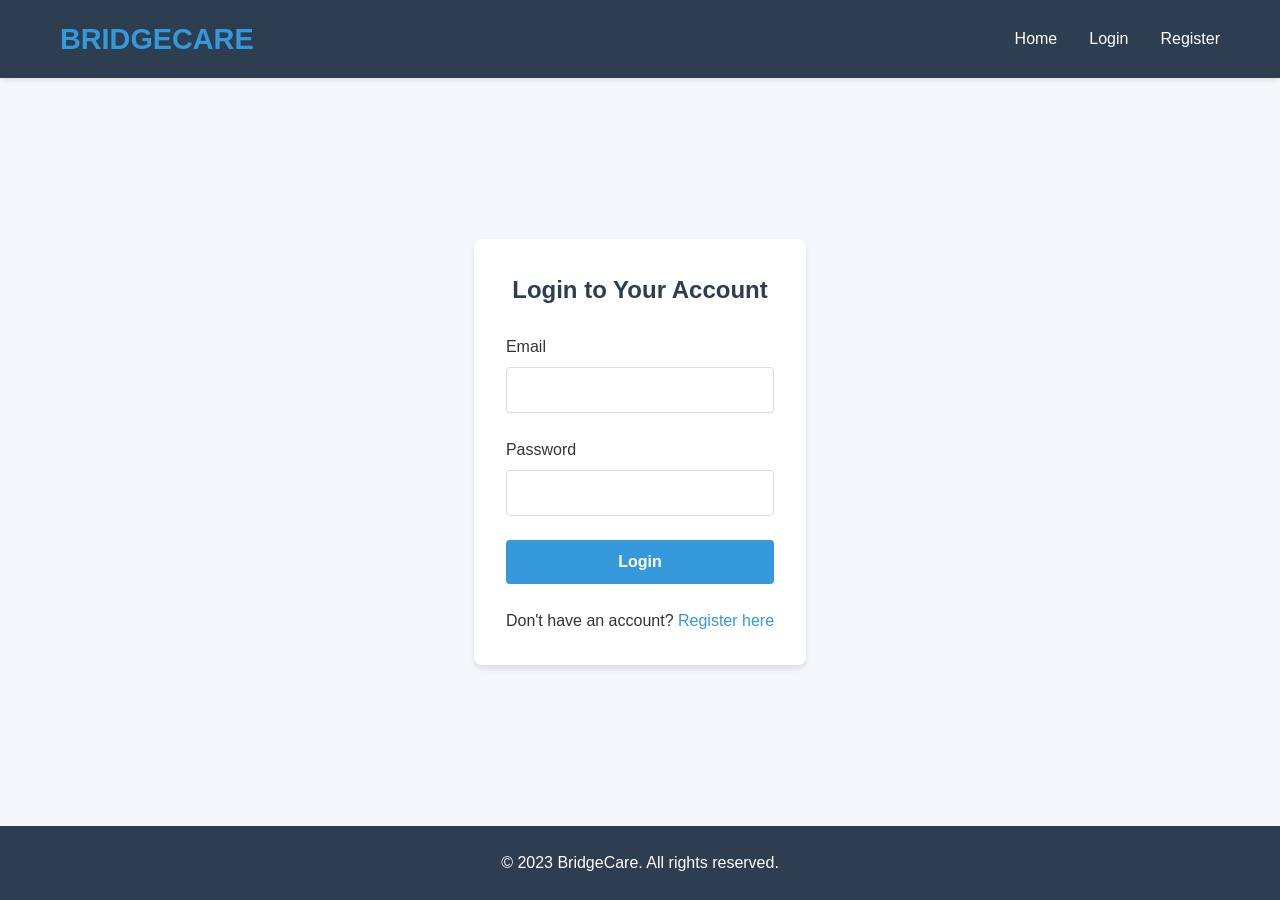
<file: templates/login.html>
<!-- templates/login.html -->
<!DOCTYPE html>
<html lang="en">
<head>
    <meta charset="UTF-8">
    <meta name="viewport" content="width=device-width, initial-scale=1.0">
    <title>Login - BridgeCare</title>
    <style>
        * {
            margin: 0;
            padding: 0;
            box-sizing: border-box;
            font-family: 'Segoe UI', Tahoma, Geneva, Verdana, sans-serif;
        }
        
        body {
            background-color: #f5f7fa;
            color: #333;
            line-height: 1.6;
            display: flex;
            flex-direction: column;
            min-height: 100vh;
        }
        
        header {
            background-color: #2c3e50;
            color: white;
            padding: 1rem 0;
            box-shadow: 0 2px 5px rgba(0,0,0,0.1);
        }
        
        .container {
            max-width: 1200px;
            margin: 0 auto;
            padding: 0 20px;
        }
        
        nav {
            display: flex;
            justify-content: space-between;
            align-items: center;
        }
        
        .logo {
            font-size: 1.8rem;
            font-weight: bold;
            color: #3498db;
        }
        
        .nav-links {
            display: flex;
            list-style: none;
        }
        
        .nav-links li {
            margin-left: 2rem;
        }
        
        .nav-links a {
            color: white;
            text-decoration: none;
            transition: color 0.3s;
        }
        
        .nav-links a:hover {
            color: #3498db;
        }
        
        .login-container {
            flex: 1;
            display: flex;
            justify-content: center;
            align-items: center;
            padding: 2rem 0;
        }
        
        .login-form {
            background-color: white;
            padding: 2rem;
            border-radius: 8px;
            box-shadow: 0 4px 6px rgba(0,0,0,0.1);
            width: 100%;
            max-width: 400px;
        }
        
        .form-title {
            text-align: center;
            margin-bottom: 1.5rem;
            color: #2c3e50;
        }
        
        .form-group {
            margin-bottom: 1.5rem;
        }
        
        label {
            display: block;
            margin-bottom: 0.5rem;
            font-weight: 500;
        }
        
        input {
            width: 100%;
            padding: 0.8rem;
            border: 1px solid #ddd;
            border-radius: 4px;
            font-size: 1rem;
        }
        
        .btn {
            display: block;
            width: 100%;
            background-color: #3498db;
            color: white;
            padding: 0.8rem;
            border: none;
            border-radius: 4px;
            font-size: 1rem;
            font-weight: bold;
            cursor: pointer;
            transition: background-color 0.3s;
        }
        
        .btn:hover {
            background-color: #2980b9;
        }
        
        .register-link {
            text-align: center;
            margin-top: 1.5rem;
        }
        
        .register-link a {
            color: #3498db;
            text-decoration: none;
        }
        
        .register-link a:hover {
            text-decoration: underline;
        }
        
        .message {
            padding: 0.8rem;
            border-radius: 4px;
            margin-bottom: 1rem;
            text-align: center;
        }
        
        .success {
            background-color: #d4edda;
            color: #155724;
            border: 1px solid #c3e6cb;
        }
        
        .error {
            background-color: #f8d7da;
            color: #721c24;
            border: 1px solid #f5c6cb;
        }
        
        footer {
            background-color: #2c3e50;
            color: white;
            text-align: center;
            padding: 1.5rem 0;
        }
    </style>
</head>
<body>
    <header>
        <div class="container">
            <nav>
                <div class="logo">BRIDGECARE</div>
                <ul class="nav-links">
                    <li><a href="/">Home</a></li>
                    <li><a href="/login">Login</a></li>
                    <li><a href="/register">Register</a></li>
                </ul>
            </nav>
        </div>
    </header>
    
    <div class="login-container">
        <div class="container">
            <div class="login-form">
                <h2 class="form-title">Login to Your Account</h2>
                <div id="message"></div>
                <form id="loginForm">
                    <div class="form-group">
                        <label for="email">Email</label>
                        <input type="email" id="email" name="email" required>
                    </div>
                    <div class="form-group">
                        <label for="password">Password</label>
                        <input type="password" id="password" name="password" required>
                    </div>
                    <button type="submit" class="btn">Login</button>
                </form>
                <div class="register-link">
                    Don't have an account? <a href="/register">Register here</a>
                </div>
            </div>
        </div>
    </div>
    
    <footer>
        <div class="container">
            <p>&copy; 2023 BridgeCare. All rights reserved.</p>
        </div>
    </footer>
    
    <script>
        document.getElementById('loginForm').addEventListener('submit', function(e) {
            e.preventDefault();
            
            const formData = new FormData(this);
            const data = Object.fromEntries(formData);
            
            // Send login request
            fetch('/login', {
                method: 'POST',
                headers: {
                    'Content-Type': 'application/json'
                },
                // ensure cookies (session) are sent/received for same-origin
                credentials: 'same-origin',
                body: JSON.stringify(data)
            })
            .then(response => response.json())
            .then(result => {
                if (result.success) {
                    showMessage(result.message, 'success');
                    // Redirect based on role - use server-side redirect endpoint
                    setTimeout(() => {
                        const role = result.user?.role || 'donor';
                        window.location.href = `/${role}`;
                    }, 500);
                } else {
                    showMessage(result.message, 'error');
                }
            })
            .catch(error => {
                console.error('Error:', error);
                showMessage('An error occurred during login', 'error');
            });
        });
        // After successful login response
localStorage.setItem("token", response.token);
localStorage.setItem("role", "hotel");

window.location.href = "/hotel-dashboard";

        function showMessage(message, type) {
            const messageDiv = document.getElementById('message');
            messageDiv.textContent = message;
            messageDiv.className = `message ${type}`;
        }
    </script>
</body>
</html>
</file>
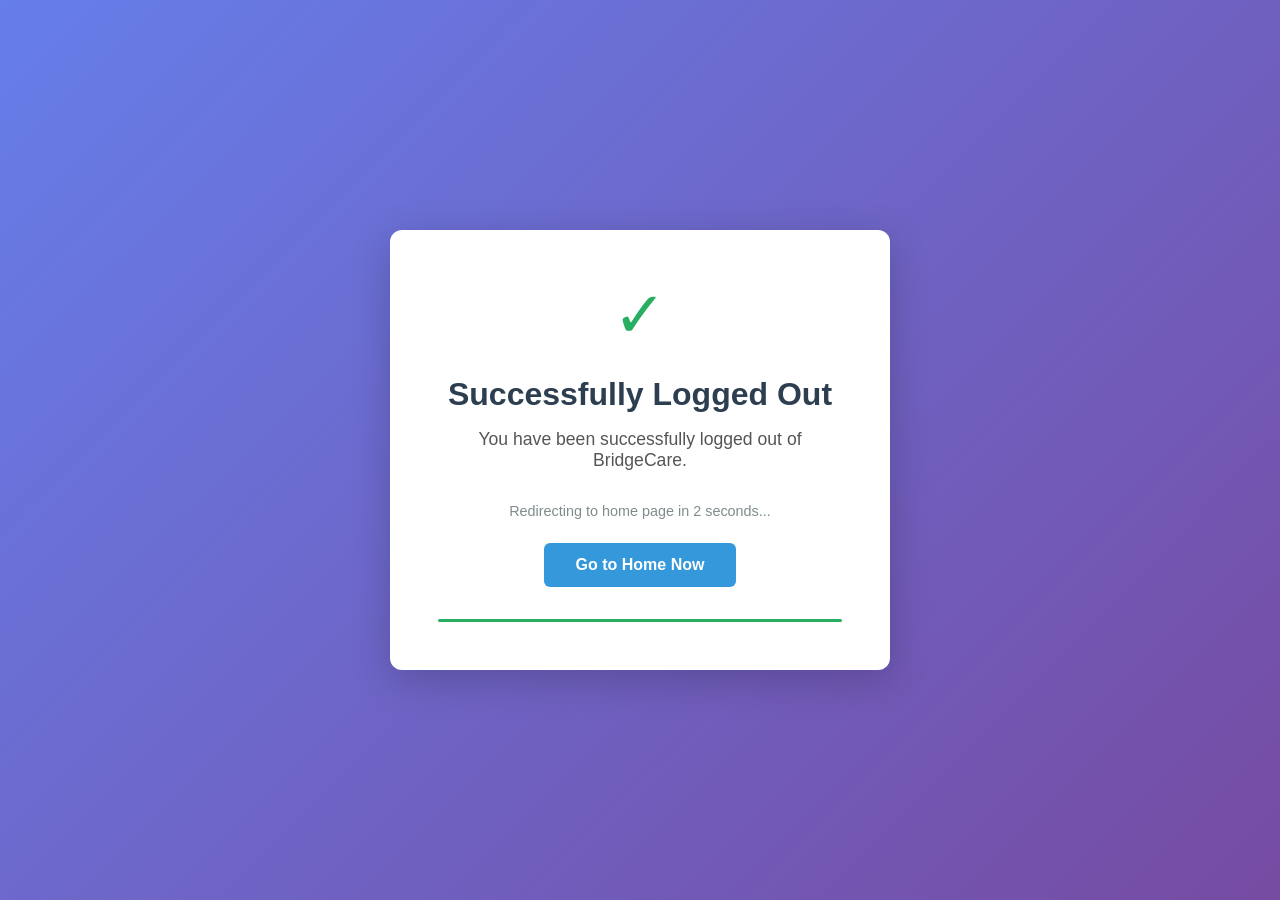
<file: templates/logout_success.html>
<!DOCTYPE html>
<html lang="en">
<head>
    <meta charset="UTF-8">
    <meta name="viewport" content="width=device-width, initial-scale=1.0">
    <title>Logged Out - BridgeCare</title>
    <style>
        * {
            margin: 0;
            padding: 0;
            box-sizing: border-box;
            font-family: 'Segoe UI', Tahoma, Geneva, Verdana, sans-serif;
        }

        body {
            background: linear-gradient(135deg, #667eea 0%, #764ba2 100%);
            min-height: 100vh;
            display: flex;
            justify-content: center;
            align-items: center;
        }

        .container {
            background-color: white;
            padding: 3rem;
            border-radius: 12px;
            box-shadow: 0 10px 40px rgba(0, 0, 0, 0.2);
            text-align: center;
            max-width: 500px;
        }

        .success-icon {
            font-size: 4rem;
            color: #27ae60;
            margin-bottom: 1.5rem;
        }

        h1 {
            color: #2c3e50;
            margin-bottom: 1rem;
            font-size: 2rem;
        }

        p {
            color: #555;
            margin-bottom: 2rem;
            font-size: 1.1rem;
        }

        .redirect-message {
            color: #7f8c8d;
            font-size: 0.9rem;
            margin-bottom: 1.5rem;
        }

        .btn {
            display: inline-block;
            background-color: #3498db;
            color: white;
            padding: 0.8rem 2rem;
            border: none;
            border-radius: 6px;
            font-size: 1rem;
            font-weight: bold;
            cursor: pointer;
            text-decoration: none;
            transition: background-color 0.3s;
        }

        .btn:hover {
            background-color: #2980b9;
        }

        .loading-bar {
            height: 3px;
            background-color: #3498db;
            border-radius: 3px;
            overflow: hidden;
            margin-top: 2rem;
        }

        .loading-progress {
            height: 100%;
            background-color: #27ae60;
            animation: progress 3s ease-in-out forwards;
        }

        @keyframes progress {
            from {
                width: 0;
            }
            to {
                width: 100%;
            }
        }
    </style>
</head>
<body>
    <div class="container">
        <div class="success-icon">✓</div>
        <h1>Successfully Logged Out</h1>
        <p>You have been successfully logged out of BridgeCare.</p>
        <p class="redirect-message">Redirecting to home page in <span id="countdown">3</span> seconds...</p>
        <a href="/" class="btn">Go to Home Now</a>
        <div class="loading-bar">
            <div class="loading-progress"></div>
        </div>
    </div>

    <script>
        let count = 3;
        const countdownEl = document.getElementById('countdown');

        // Update countdown
        const interval = setInterval(() => {
            count--;
            countdownEl.textContent = count;
            if (count <= 0) {
                clearInterval(interval);
                window.location.href = '/';
            }
        }, 1000);
    </script>
</body>
</html>
</file>
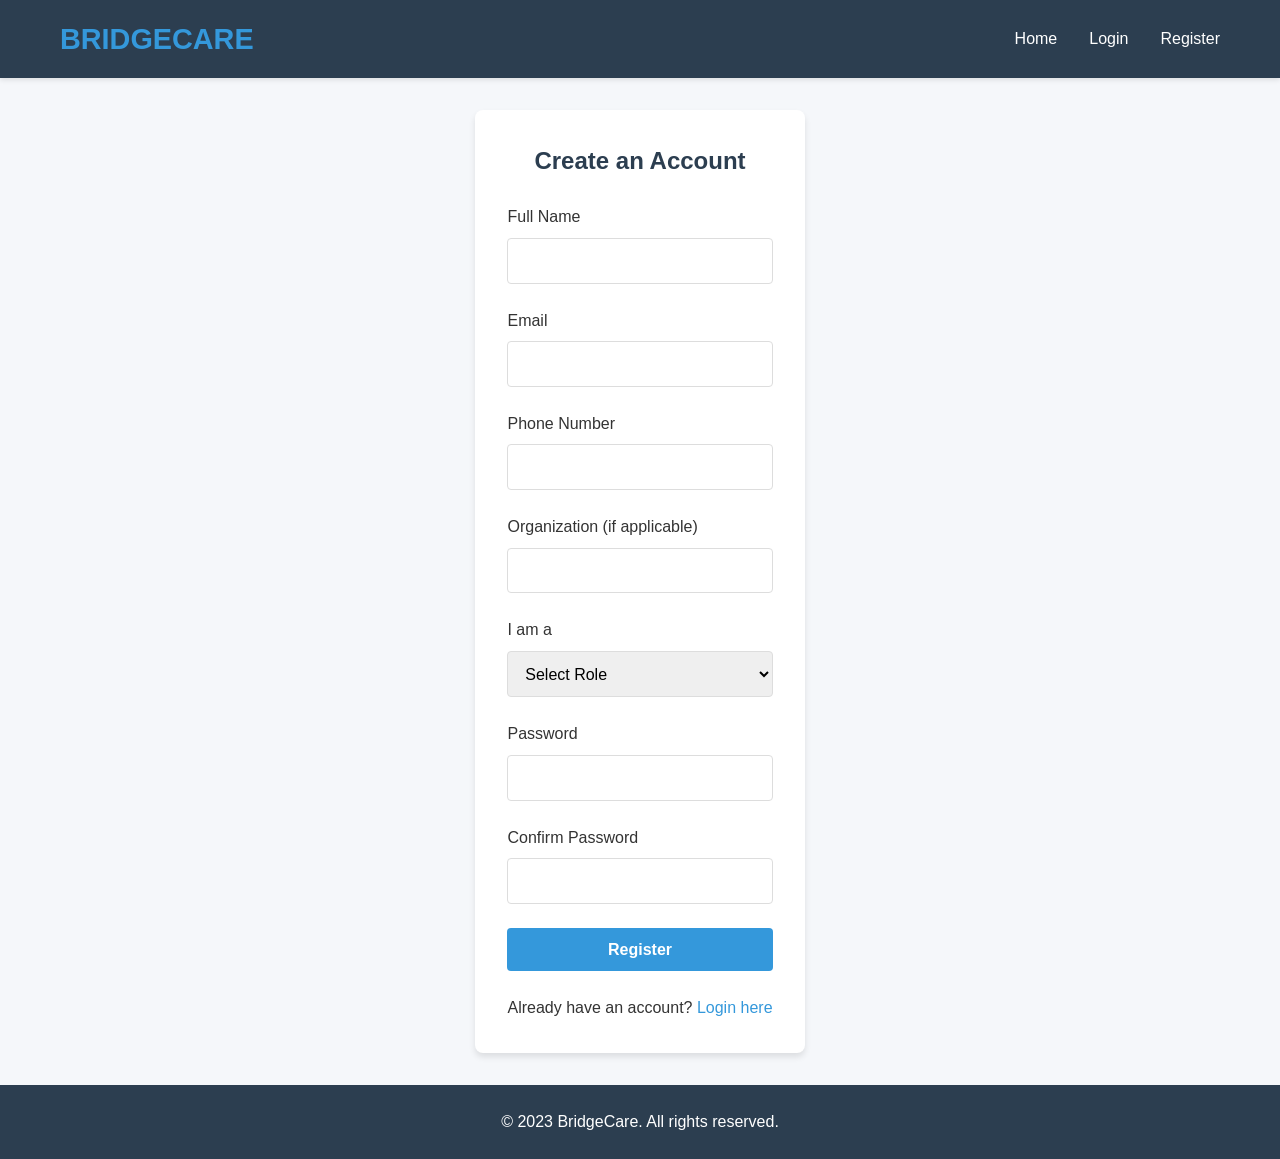
<file: templates/register.html>
<!-- templates/register.html -->
<!DOCTYPE html>
<html lang="en">
<head>
    <meta charset="UTF-8">
    <meta name="viewport" content="width=device-width, initial-scale=1.0">
    <title>Register - BridgeCare</title>
    <style>
        * {
            margin: 0;
            padding: 0;
            box-sizing: border-box;
            font-family: 'Segoe UI', Tahoma, Geneva, Verdana, sans-serif;
        }
        
        body {
            background-color: #f5f7fa;
            color: #333;
            line-height: 1.6;
            display: flex;
            flex-direction: column;
            min-height: 100vh;
        }
        
        header {
            background-color: #2c3e50;
            color: white;
            padding: 1rem 0;
            box-shadow: 0 2px 5px rgba(0,0,0,0.1);
        }
        
        .container {
            max-width: 1200px;
            margin: 0 auto;
            padding: 0 20px;
        }
        
        nav {
            display: flex;
            justify-content: space-between;
            align-items: center;
        }
        
        .logo {
            font-size: 1.8rem;
            font-weight: bold;
            color: #3498db;
        }
        
        .nav-links {
            display: flex;
            list-style: none;
        }
        
        .nav-links li {
            margin-left: 2rem;
        }
        
        .nav-links a {
            color: white;
            text-decoration: none;
            transition: color 0.3s;
        }
        
        .nav-links a:hover {
            color: #3498db;
        }
        
        .register-container {
            flex: 1;
            display: flex;
            justify-content: center;
            align-items: center;
            padding: 2rem 0;
        }
        
        .register-form {
            background-color: white;
            padding: 2rem;
            border-radius: 8px;
            box-shadow: 0 4px 6px rgba(0,0,0,0.1);
            width: 100%;
            max-width: 500px;
        }
        
        .form-title {
            text-align: center;
            margin-bottom: 1.5rem;
            color: #2c3e50;
        }
        
        .form-group {
            margin-bottom: 1.5rem;
        }
        
        label {
            display: block;
            margin-bottom: 0.5rem;
            font-weight: 500;
        }
        
        input, select {
            width: 100%;
            padding: 0.8rem;
            border: 1px solid #ddd;
            border-radius: 4px;
            font-size: 1rem;
        }
        
        .btn {
            display: block;
            width: 100%;
            background-color: #3498db;
            color: white;
            padding: 0.8rem;
            border: none;
            border-radius: 4px;
            font-size: 1rem;
            font-weight: bold;
            cursor: pointer;
            transition: background-color 0.3s;
        }
        
        .btn:hover {
            background-color: #2980b9;
        }
        
        .login-link {
            text-align: center;
            margin-top: 1.5rem;
        }
        
        .login-link a {
            color: #3498db;
            text-decoration: none;
        }
        
        .login-link a:hover {
            text-decoration: underline;
        }
        
        .message {
            padding: 0.8rem;
            border-radius: 4px;
            margin-bottom: 1rem;
            text-align: center;
        }
        
        .success {
            background-color: #d4edda;
            color: #155724;
            border: 1px solid #c3e6cb;
        }
        
        .error {
            background-color: #f8d7da;
            color: #721c24;
            border: 1px solid #f5c6cb;
        }
        
        footer {
            background-color: #2c3e50;
            color: white;
            text-align: center;
            padding: 1.5rem 0;
        }
    </style>
</head>
<body>
    <header>
        <div class="container">
            <nav>
                <div class="logo">BRIDGECARE</div>
                <ul class="nav-links">
                    <li><a href="/">Home</a></li>
                    <li><a href="/login">Login</a></li>
                    <li><a href="/register">Register</a></li>
                </ul>
            </nav>
        </div>
    </header>
    
    <div class="register-container">
        <div class="container">
            <div class="register-form">
                <h2 class="form-title">Create an Account</h2>
                <div id="message"></div>
                <form id="registerForm">
                    <div class="form-group">
                        <label for="name">Full Name</label>
                        <input type="text" id="name" name="name" required>
                    </div>
                    <div class="form-group">
                        <label for="email">Email</label>
                        <input type="email" id="email" name="email" required>
                    </div>
                    <div class="form-group">
                        <label for="phone">Phone Number</label>
                        <input type="tel" id="phone" name="phone">
                    </div>
                    <div class="form-group">
                        <label for="organization">Organization (if applicable)</label>
                        <input type="text" id="organization" name="organization">
                    </div>
                    <div class="form-group">
                        <label for="role">I am a</label>
                        <select id="role" name="role" required>
                            <option value="">Select Role</option>
                            <option value="admin">Admin</option>
                            <option value="healthcare">Healthcare Center</option>
                            <option value="hotel">Food Hotel</option>
                            <option value="ngo">NGO</option>
                            <option value="volunteer">Volunteer</option>
                            <option value="donor">Donor</option>
                        </select>
                    </div>
                    <div class="form-group">
                        <label for="password">Password</label>
                        <input type="password" id="password" name="password" required>
                    </div>
                    <div class="form-group">
                        <label for="confirmPassword">Confirm Password</label>
                        <input type="password" id="confirmPassword" name="confirmPassword" required>
                    </div>
                    <button type="submit" class="btn">Register</button>
                </form>
                <div class="login-link">
                    Already have an account? <a href="/login">Login here</a>
                </div>
            </div>
        </div>
    </div>
    
    <footer>
        <div class="container">
            <p>&copy; 2023 BridgeCare. All rights reserved.</p>
        </div>
    </footer>
    
    <script>
        document.getElementById('registerForm').addEventListener('submit', function(e) {
            e.preventDefault();
            
            const formData = new FormData(this);
            const data = Object.fromEntries(formData);
            
            // Check if passwords match
            if (data.password !== data.confirmPassword) {
                showMessage('Passwords do not match', 'error');
                return;
            }
            
            // Remove confirmPassword from data
            delete data.confirmPassword;
            
            // Send registration request
            fetch('/register', {
                method: 'POST',
                headers: {
                    'Content-Type': 'application/json'
                },
                body: JSON.stringify(data)
            })
            .then(response => response.json())
            .then(result => {
                if (result.success) {
                    showMessage(result.message, 'success');
                    setTimeout(() => {
                        window.location.href = '/login';
                    }, 2000);
                } else {
                    showMessage(result.message, 'error');
                }
            })
            .catch(error => {
                console.error('Error:', error);
                showMessage('An error occurred during registration', 'error');
            });
        });
        
        function showMessage(message, type) {
            const messageDiv = document.getElementById('message');
            messageDiv.textContent = message;
            messageDiv.className = `message ${type}`;
        }
    </script>
</body>
</html>
</file>
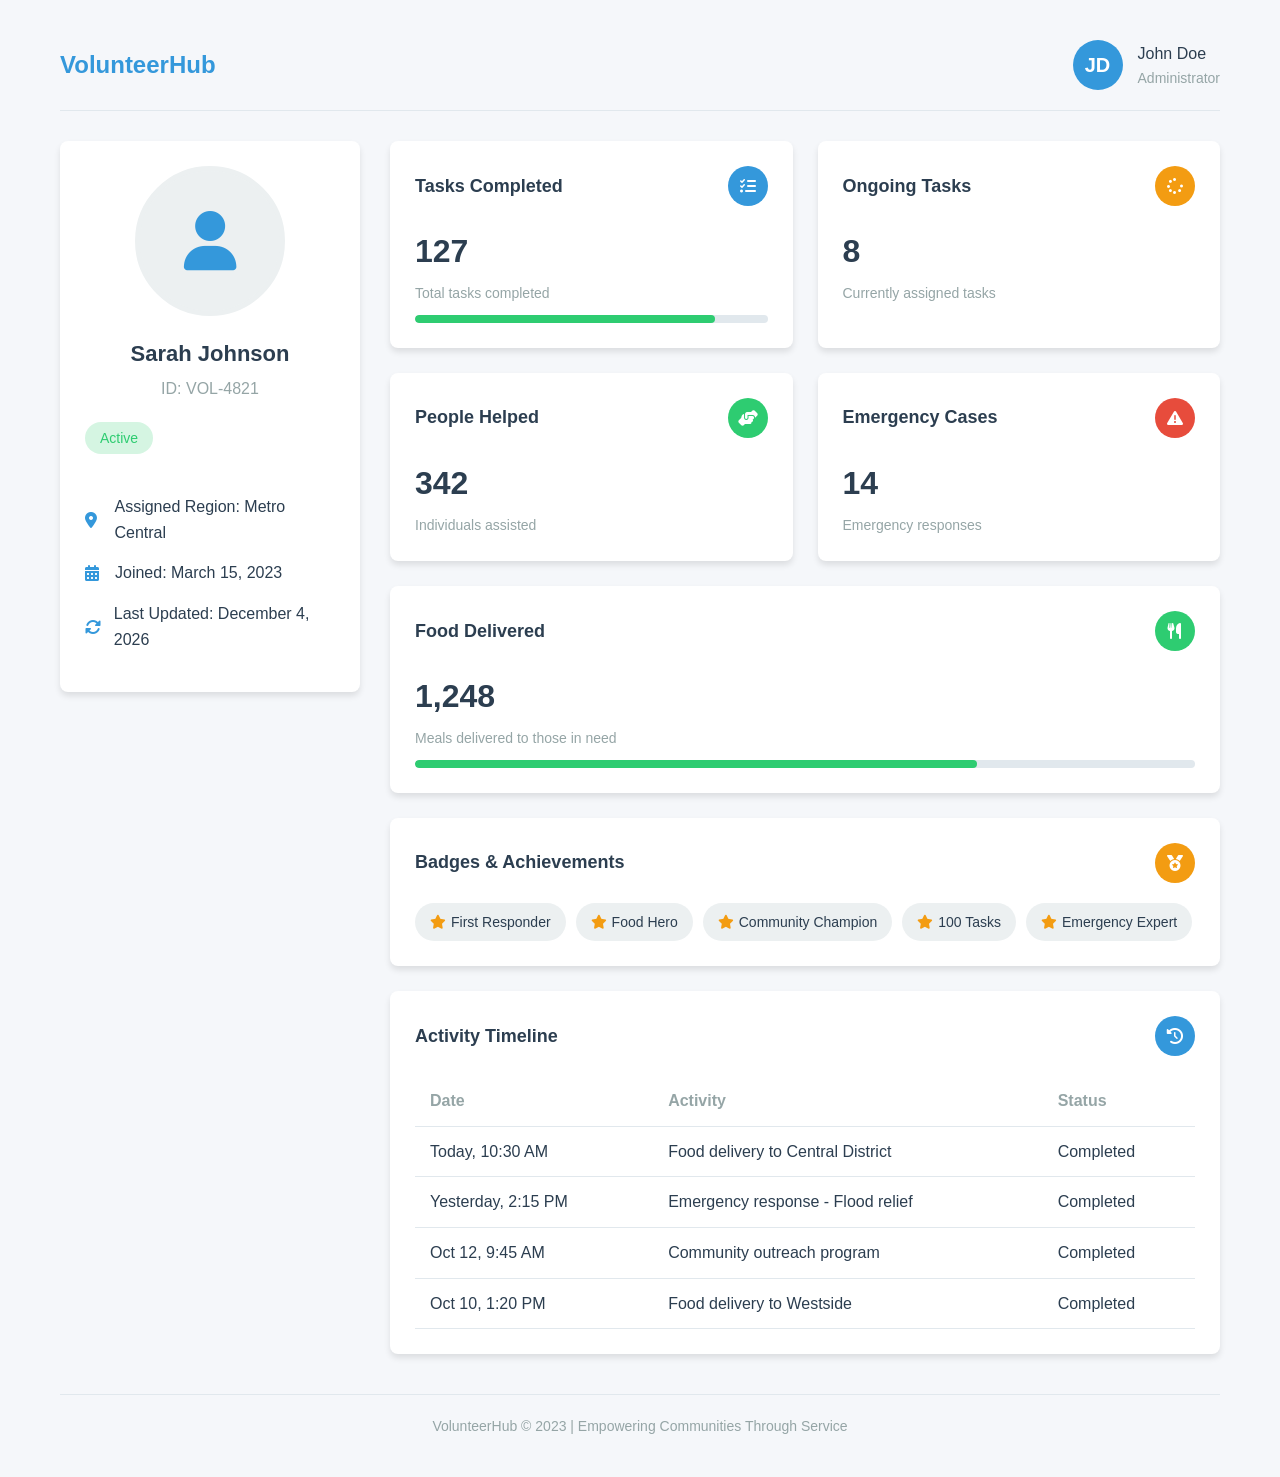
<file: templates/volunteer_profile.html>
<!DOCTYPE html>
<html lang="en">
<head>
    <meta charset="UTF-8">
    <meta name="viewport" content="width=device-width, initial-scale=1.0">
    <title>Volunteer Profile</title>
    <link rel="stylesheet" href="https://cdnjs.cloudflare.com/ajax/libs/font-awesome/6.4.0/css/all.min.css">
    <style>
        :root {
            --primary: #3498db;
            --secondary: #2ecc71;
            --danger: #e74c3c;
            --warning: #f39c12;
            --dark: #2c3e50;
            --light: #ecf0f1;
            --gray: #95a5a6;
            --white: #ffffff;
            --shadow: 0 4px 6px rgba(0, 0, 0, 0.1);
            --radius: 8px;
        }

        * {
            margin: 0;
            padding: 0;
            box-sizing: border-box;
            font-family: 'Segoe UI', Tahoma, Geneva, Verdana, sans-serif;
        }

        body {
            background-color: #f5f7fa;
            color: var(--dark);
            line-height: 1.6;
        }

        .container {
            max-width: 1200px;
            margin: 0 auto;
            padding: 20px;
        }

        header {
            display: flex;
            justify-content: space-between;
            align-items: center;
            padding: 20px 0;
            border-bottom: 1px solid #e1e8ed;
            margin-bottom: 30px;
        }

        .logo {
            font-size: 24px;
            font-weight: 700;
            color: var(--primary);
        }

        .user-info {
            display: flex;
            align-items: center;
            gap: 15px;
        }

        .avatar {
            width: 50px;
            height: 50px;
            border-radius: 50%;
            background-color: var(--primary);
            color: white;
            display: flex;
            align-items: center;
            justify-content: center;
            font-weight: bold;
            font-size: 20px;
        }

        .profile-container {
            display: grid;
            grid-template-columns: 300px 1fr;
            gap: 30px;
        }

        .sidebar {
            background: var(--white);
            border-radius: var(--radius);
            box-shadow: var(--shadow);
            padding: 25px;
            height: fit-content;
        }

        .profile-image {
            width: 150px;
            height: 150px;
            border-radius: 50%;
            background-color: var(--light);
            margin: 0 auto 20px;
            display: flex;
            align-items: center;
            justify-content: center;
            font-size: 60px;
            color: var(--primary);
            border: 5px solid var(--light);
        }

        .profile-name {
            text-align: center;
            font-size: 22px;
            font-weight: 600;
            margin-bottom: 5px;
        }

        .profile-id {
            text-align: center;
            color: var(--gray);
            margin-bottom: 20px;
        }

        .profile-status {
            display: inline-block;
            padding: 5px 15px;
            border-radius: 20px;
            font-size: 14px;
            font-weight: 500;
            margin-bottom: 20px;
        }

        .status-active {
            background-color: rgba(46, 204, 113, 0.2);
            color: var(--secondary);
        }

        .status-inactive {
            background-color: rgba(231, 76, 60, 0.2);
            color: var(--danger);
        }

        .profile-details {
            margin-top: 20px;
        }

        .detail-item {
            margin-bottom: 15px;
            display: flex;
            align-items: center;
            gap: 10px;
        }

        .detail-item i {
            width: 20px;
            color: var(--primary);
        }

        .main-content {
            display: grid;
            grid-template-columns: repeat(2, 1fr);
            gap: 25px;
        }

        .card {
            background: var(--white);
            border-radius: var(--radius);
            box-shadow: var(--shadow);
            padding: 25px;
            transition: transform 0.3s ease;
        }

        .card:hover {
            transform: translateY(-5px);
        }

        .card-header {
            display: flex;
            justify-content: space-between;
            align-items: center;
            margin-bottom: 20px;
        }

        .card-title {
            font-size: 18px;
            font-weight: 600;
        }

        .card-icon {
            width: 40px;
            height: 40px;
            border-radius: 50%;
            display: flex;
            align-items: center;
            justify-content: center;
            color: white;
        }

        .icon-primary {
            background-color: var(--primary);
        }

        .icon-secondary {
            background-color: var(--secondary);
        }

        .icon-warning {
            background-color: var(--warning);
        }

        .icon-danger {
            background-color: var(--danger);
        }

        .stat-value {
            font-size: 32px;
            font-weight: 700;
            margin-bottom: 5px;
        }

        .stat-label {
            color: var(--gray);
            font-size: 14px;
        }

        .badges-container {
            display: flex;
            flex-wrap: wrap;
            gap: 10px;
            margin-top: 15px;
        }

        .badge {
            padding: 8px 15px;
            background-color: var(--light);
            border-radius: 20px;
            font-size: 14px;
            display: flex;
            align-items: center;
            gap: 5px;
        }

        .badge i {
            color: var(--warning);
        }

        .full-width {
            grid-column: 1 / -1;
        }

        .table {
            width: 100%;
            border-collapse: collapse;
            margin-top: 15px;
        }

        .table th, .table td {
            padding: 12px 15px;
            text-align: left;
            border-bottom: 1px solid #e1e8ed;
        }

        .table th {
            font-weight: 600;
            color: var(--gray);
        }

        .progress-bar {
            height: 8px;
            background-color: #e1e8ed;
            border-radius: 4px;
            overflow: hidden;
            margin-top: 10px;
        }

        .progress {
            height: 100%;
            background-color: var(--secondary);
            border-radius: 4px;
        }

        .footer {
            text-align: center;
            margin-top: 40px;
            padding: 20px;
            color: var(--gray);
            font-size: 14px;
            border-top: 1px solid #e1e8ed;
        }

        @media (max-width: 992px) {
            .profile-container {
                grid-template-columns: 1fr;
            }
            
            .main-content {
                grid-template-columns: 1fr;
            }
        }
    </style>
</head>
<body>
    <div class="container">
        <header>
            <div class="logo">VolunteerHub</div>
            <div class="user-info">
                <div class="avatar">JD</div>
                <div>
                    <div>John Doe</div>
                    <div style="font-size: 14px; color: var(--gray);">Administrator</div>
                </div>
            </div>
        </header>

        <div class="profile-container">
            <div class="sidebar">
                <div class="profile-image">
                    <i class="fas fa-user"></i>
                </div>
                <h2 class="profile-name">Sarah Johnson</h2>
                <div class="profile-id">ID: VOL-4821</div>
                <div class="profile-status status-active">Active</div>
                
                <div class="profile-details">
                    <div class="detail-item">
                        <i class="fas fa-map-marker-alt"></i>
                        <span>Assigned Region: Metro Central</span>
                    </div>
                    <div class="detail-item">
                        <i class="fas fa-calendar-alt"></i>
                        <span>Joined: March 15, 2023</span>
                    </div>
                    <div class="detail-item">
                        <i class="fas fa-sync-alt"></i>
                        <span>Last Updated: Today</span>
                    </div>
                </div>
            </div>

            <div class="main-content">
                <div class="card">
                    <div class="card-header">
                        <div class="card-title">Tasks Completed</div>
                        <div class="card-icon icon-primary">
                            <i class="fas fa-tasks"></i>
                        </div>
                    </div>
                    <div class="stat-value">127</div>
                    <div class="stat-label">Total tasks completed</div>
                    <div class="progress-bar">
                        <div class="progress" style="width: 85%"></div>
                    </div>
                </div>

                <div class="card">
                    <div class="card-header">
                        <div class="card-title">Ongoing Tasks</div>
                        <div class="card-icon icon-warning">
                            <i class="fas fa-spinner"></i>
                        </div>
                    </div>
                    <div class="stat-value">8</div>
                    <div class="stat-label">Currently assigned tasks</div>
                </div>

                <div class="card">
                    <div class="card-header">
                        <div class="card-title">People Helped</div>
                        <div class="card-icon icon-secondary">
                            <i class="fas fa-hands-helping"></i>
                        </div>
                    </div>
                    <div class="stat-value">342</div>
                    <div class="stat-label">Individuals assisted</div>
                </div>

                <div class="card">
                    <div class="card-header">
                        <div class="card-title">Emergency Cases</div>
                        <div class="card-icon icon-danger">
                            <i class="fas fa-exclamation-triangle"></i>
                        </div>
                    </div>
                    <div class="stat-value">14</div>
                    <div class="stat-label">Emergency responses</div>
                </div>

                <div class="card full-width">
                    <div class="card-header">
                        <div class="card-title">Food Delivered</div>
                        <div class="card-icon icon-secondary">
                            <i class="fas fa-utensils"></i>
                        </div>
                    </div>
                    <div class="stat-value">1,248</div>
                    <div class="stat-label">Meals delivered to those in need</div>
                    <div class="progress-bar">
                        <div class="progress" style="width: 72%"></div>
                    </div>
                </div>

                <div class="card full-width">
                    <div class="card-header">
                        <div class="card-title">Badges & Achievements</div>
                        <div class="card-icon icon-warning">
                            <i class="fas fa-medal"></i>
                        </div>
                    </div>
                    <div class="badges-container">
                        <div class="badge">
                            <i class="fas fa-star"></i>
                            First Responder
                        </div>
                        <div class="badge">
                            <i class="fas fa-star"></i>
                            Food Hero
                        </div>
                        <div class="badge">
                            <i class="fas fa-star"></i>
                            Community Champion
                        </div>
                        <div class="badge">
                            <i class="fas fa-star"></i>
                            100 Tasks
                        </div>
                        <div class="badge">
                            <i class="fas fa-star"></i>
                            Emergency Expert
                        </div>
                    </div>
                </div>

                <div class="card full-width">
                    <div class="card-header">
                        <div class="card-title">Activity Timeline</div>
                        <div class="card-icon icon-primary">
                            <i class="fas fa-history"></i>
                        </div>
                    </div>
                    <table class="table">
                        <thead>
                            <tr>
                                <th>Date</th>
                                <th>Activity</th>
                                <th>Status</th>
                            </tr>
                        </thead>
                        <tbody>
                            <tr>
                                <td>Today, 10:30 AM</td>
                                <td>Food delivery to Central District</td>
                                <td>Completed</td>
                            </tr>
                            <tr>
                                <td>Yesterday, 2:15 PM</td>
                                <td>Emergency response - Flood relief</td>
                                <td>Completed</td>
                            </tr>
                            <tr>
                                <td>Oct 12, 9:45 AM</td>
                                <td>Community outreach program</td>
                                <td>Completed</td>
                            </tr>
                            <tr>
                                <td>Oct 10, 1:20 PM</td>
                                <td>Food delivery to Westside</td>
                                <td>Completed</td>
                            </tr>
                        </tbody>
                    </table>
                </div>
            </div>
        </div>

        <div class="footer">
            <p>VolunteerHub &copy; 2023 | Empowering Communities Through Service</p>
        </div>
    </div>

    <script>
        // Sample data for the volunteer profile
        const volunteerData = {
            user_id: "550e8400-e29b-41d4-a716-446655440000",
            volunteer_id: "VOL-4821",
            assigned_region: "Metro Central",
            status: "Active",
            total_tasks_completed: 127,
            ongoing_tasks: 8,
            people_helped: 342,
            food_delivered: 1248,
            emergency_cases: 14,
            badges: [
                "First Responder",
                "Food Hero",
                "Community Champion",
                "100 Tasks",
                "Emergency Expert"
            ],
            created_at: "2023-03-15T10:30:00Z",
            updated_at: new Date().toISOString()
        };

        // Function to update the UI with volunteer data
        function updateVolunteerProfile(data) {
            document.querySelector('.profile-name').textContent = "Sarah Johnson";
            document.querySelector('.profile-id').textContent = `ID: ${data.volunteer_id}`;
            
            const statusElement = document.querySelector('.profile-status');
            statusElement.textContent = data.status;
            statusElement.className = `profile-status status-${data.status.toLowerCase()}`;
            
            document.querySelector('.detail-item:nth-child(1) span').textContent = `Assigned Region: ${data.assigned_region}`;
            
            const joinDate = new Date(data.created_at);
            document.querySelector('.detail-item:nth-child(2) span').textContent = `Joined: ${joinDate.toLocaleDateString('en-US', { month: 'long', day: 'numeric', year: 'numeric' })}`;
            
            const updateDate = new Date(data.updated_at);
            document.querySelector('.detail-item:nth-child(3) span').textContent = `Last Updated: ${updateDate.toLocaleDateString('en-US', { month: 'long', day: 'numeric', year: 'numeric' })}`;
            
            document.querySelector('.card:nth-child(1) .stat-value').textContent = data.total_tasks_completed;
            document.querySelector('.card:nth-child(2) .stat-value').textContent = data.ongoing_tasks;
            document.querySelector('.card:nth-child(3) .stat-value').textContent = data.people_helped;
            document.querySelector('.card:nth-child(4) .stat-value').textContent = data.emergency_cases;
            document.querySelector('.card:nth-child(5) .stat-value').textContent = data.food_delivered.toLocaleString();
            
            // Update badges
            const badgesContainer = document.querySelector('.badges-container');
            badgesContainer.innerHTML = '';
            data.badges.forEach(badge => {
                const badgeElement = document.createElement('div');
                badgeElement.className = 'badge';
                badgeElement.innerHTML = `<i class="fas fa-star"></i>${badge}`;
                badgesContainer.appendChild(badgeElement);
            });
        }

        // Initialize the profile with sample data
        document.addEventListener('DOMContentLoaded', function() {
            updateVolunteerProfile(volunteerData);
            
            // Add animation to stat cards
            const statCards = document.querySelectorAll('.card');
            statCards.forEach(card => {
                card.addEventListener('mouseenter', function() {
                    this.style.transform = 'translateY(-5px)';
                });
                
                card.addEventListener('mouseleave', function() {
                    this.style.transform = 'translateY(0)';
                });
            });
        });
    </script>
</body>
</html>
</file>
